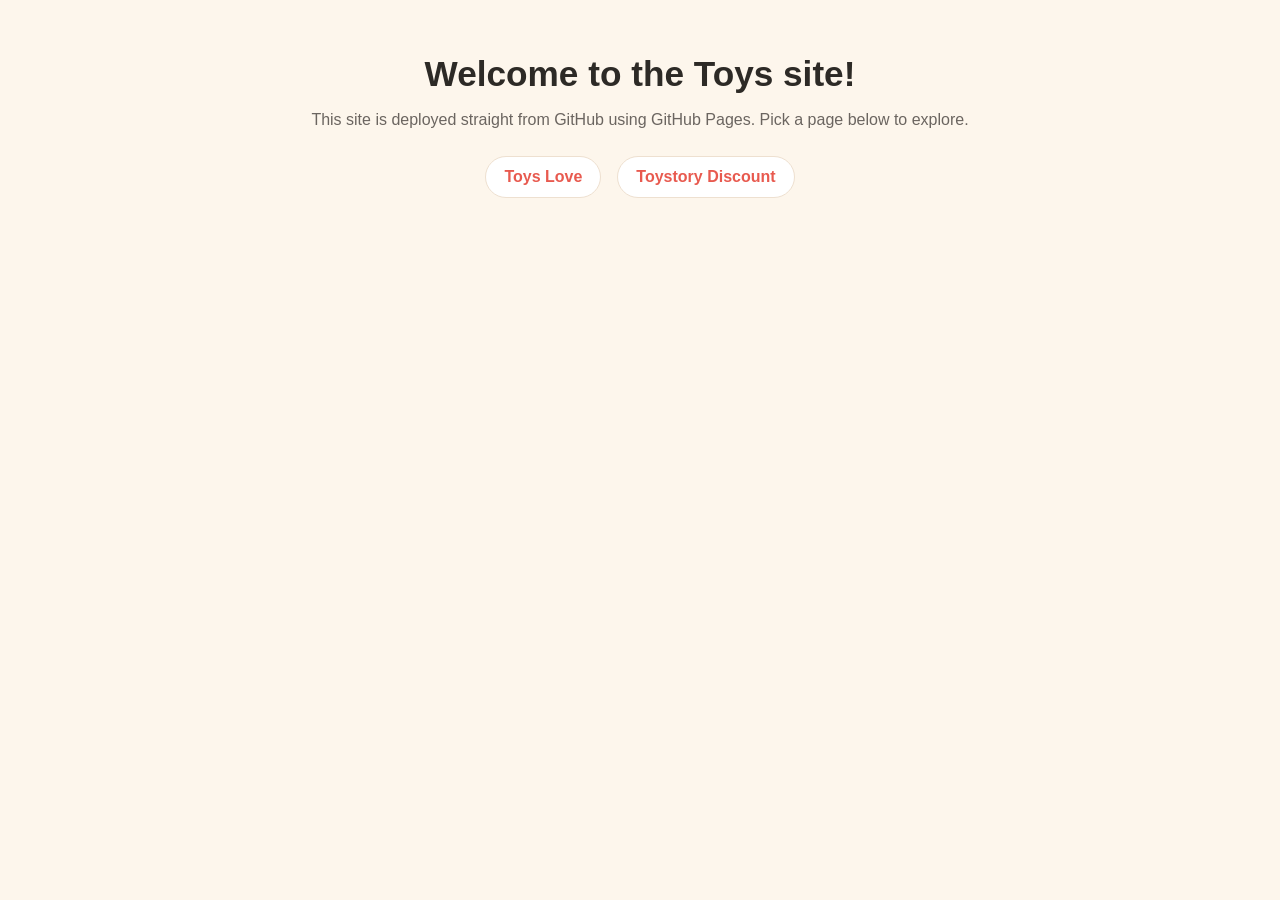
<file: index.html>
<!DOCTYPE html>
<html lang="en">
  <head>
    <meta charset="UTF-8">
    <meta name="viewport" content="width=device-width, initial-scale=1.0">
    <title>Toys — Home</title>
    <link href="style.css" rel="stylesheet" type="text/css" media="all">
  </head>
  <body>
    <h1>Welcome to the Toys site!</h1>
    <p>This site is deployed straight from GitHub using GitHub Pages. Pick a page below to explore.</p>

    <nav class="site-nav">
      <a href="toys-love.html">Toys Love</a>
      <a href="toystory-discount.html">Toystory Discount</a>
    </nav>
  </body>
</html>
</file>
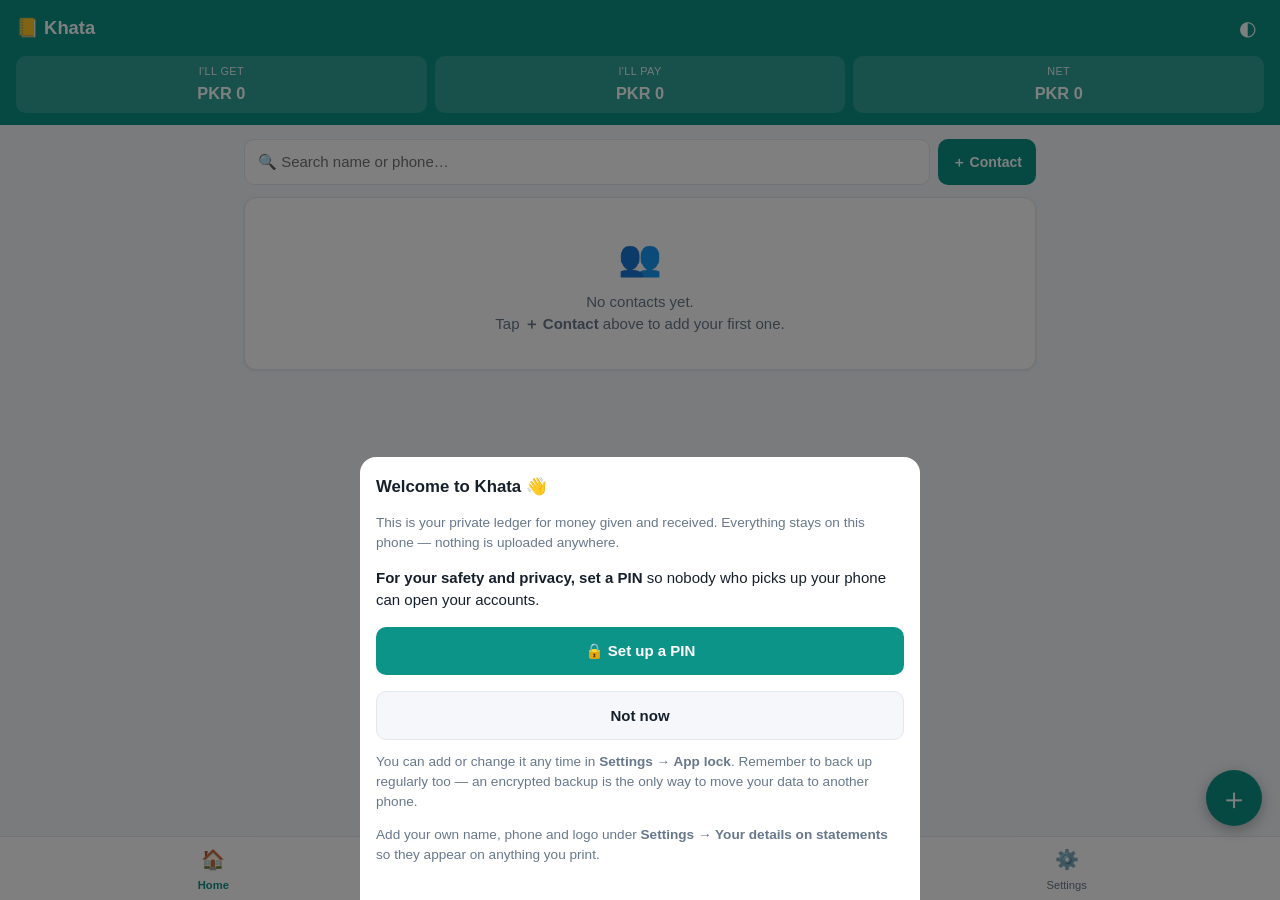
<file: khata/index.html>
<!DOCTYPE html>
<html lang="en">
<head>
<meta charset="UTF-8">
<meta name="viewport" content="width=device-width, initial-scale=1.0, viewport-fit=cover">
<meta name="theme-color" content="#0d9488">
<title>Khata — Ledger</title>
<link rel="manifest" href="manifest.json">
<link rel="icon" href="icon-192.png">
<link rel="apple-touch-icon" href="icon-192.png">
<style>
:root{
  --bg:#f5f7fa; --card:#fff; --text:#16202c; --muted:#68788c; --border:#e2e8f0;
  --accent:#0d9488; --accent-dk:#0b7c72;
  --get:#0d9488;   /* they owe me  */
  --pay:#e11d48;   /* I owe them   */
  --shadow:0 1px 3px rgba(0,0,0,.08);
}
[data-theme="dark"]{
  --bg:#0f1620; --card:#18212e; --text:#e8eef6; --muted:#8c9cb0; --border:#26323f;
  --accent:#2dd4bf; --accent-dk:#14b8a6; --get:#2dd4bf; --pay:#fb7185;
  --shadow:0 1px 3px rgba(0,0,0,.4);
}
*{box-sizing:border-box;-webkit-tap-highlight-color:transparent}
html,body{margin:0;padding:0}
body{
  font-family:-apple-system,BlinkMacSystemFont,"Segoe UI",Roboto,Helvetica,Arial,sans-serif;
  background:var(--bg); color:var(--text); line-height:1.45; font-size:15px;
  padding-bottom:78px;
}
button,input,select,textarea{font:inherit;color:inherit}
button{cursor:pointer;border:none;background:none}
.hide{display:none!important}

/* ---------- top bar ---------- */
header{
  position:sticky;top:0;z-index:20;background:var(--accent);color:#fff;
  padding:calc(env(safe-area-inset-top) + 12px) 16px 12px;
}
.hrow{display:flex;align-items:center;gap:10px}
.htitle{font-size:1.15rem;font-weight:700;flex:1;display:flex;align-items:center;gap:8px}
.iconbtn{color:#fff;font-size:1.25rem;padding:6px 8px;border-radius:8px;line-height:1}
.iconbtn:active{background:rgba(255,255,255,.18)}

/* summary */
.summary{display:flex;gap:8px;margin-top:12px}
.sbox{flex:1;background:rgba(255,255,255,.15);border-radius:10px;padding:8px 10px;text-align:center}
.sbox .lbl{font-size:.68rem;opacity:.9;text-transform:uppercase;letter-spacing:.4px}
.sbox .val{font-size:1.02rem;font-weight:700;margin-top:2px;word-break:break-all}

/* ---------- layout ---------- */
main{padding:14px 14px 0;max-width:820px;margin:0 auto}
.card{background:var(--card);border:1px solid var(--border);border-radius:12px;box-shadow:var(--shadow);margin-bottom:12px}
.pad{padding:14px}
h2{font-size:1rem;margin:0 0 10px}
.muted{color:var(--muted);font-size:.85rem}
.empty{text-align:center;color:var(--muted);padding:34px 16px}
.empty .big{font-size:2.2rem;display:block;margin-bottom:8px}

/* search */
.searchrow{display:flex;gap:8px;margin-bottom:12px}
.search{flex:1;min-width:0;padding:11px 13px;border:1px solid var(--border);border-radius:10px;
  background:var(--card)}
.addbtn{flex:0 0 auto;padding:11px 14px;border-radius:10px;background:var(--accent);
  color:#fff;font-weight:700;font-size:.88rem;white-space:nowrap}
.addbtn:active{background:var(--accent-dk)}

/* party row */
.prow{display:flex;align-items:center;gap:12px;padding:12px 14px;border-bottom:1px solid var(--border);width:100%;text-align:left}
.prow:last-child{border-bottom:none}
.avatar{width:40px;height:40px;border-radius:50%;background:var(--accent);color:#fff;
  display:grid;place-items:center;font-weight:700;flex:0 0 auto}
.pinfo{flex:1;min-width:0}
.pname{font-weight:600;white-space:nowrap;overflow:hidden;text-overflow:ellipsis}
.pamt{text-align:right;font-weight:700;white-space:nowrap}
.get{color:var(--get)} .pay{color:var(--pay)}
.tag{font-size:.66rem;font-weight:600;text-transform:uppercase;letter-spacing:.3px;display:block}

/* transaction row */
.trow{display:flex;gap:12px;padding:11px 14px;border-bottom:1px solid var(--border);align-items:flex-start}
.trow:last-child{border-bottom:none}
.tmain{flex:1;min-width:0}
.tcat{font-weight:600}
.tmeta{font-size:.78rem;color:var(--muted)}
.tamt{font-weight:700;white-space:nowrap;text-align:right}
.tbal{font-size:.74rem;color:var(--muted);font-weight:500}
.overdue{color:var(--pay);font-weight:600}

/* fab + nav */
.fab{position:fixed;right:18px;bottom:calc(env(safe-area-inset-bottom) + 74px);z-index:30;
  width:56px;height:56px;border-radius:50%;background:var(--accent);color:#fff;
  font-size:1.9rem;box-shadow:0 4px 14px rgba(0,0,0,.28);display:grid;place-items:center}
nav.tabs{position:fixed;left:0;right:0;bottom:0;z-index:25;display:flex;
  background:var(--card);border-top:1px solid var(--border);
  padding-bottom:env(safe-area-inset-bottom)}
nav.tabs button{flex:1;padding:9px 4px 7px;color:var(--muted);font-size:.7rem;
  display:flex;flex-direction:column;align-items:center;gap:3px}
nav.tabs button .ic{font-size:1.2rem}
nav.tabs button.on{color:var(--accent);font-weight:600}

/* modal */
.modal{position:fixed;inset:0;z-index:60;background:rgba(0,0,0,.5);
  display:flex;align-items:flex-end;justify-content:center}
.sheet{background:var(--card);width:100%;max-width:560px;border-radius:16px 16px 0 0;
  max-height:94vh;overflow-y:auto;padding:18px 16px calc(env(safe-area-inset-bottom) + 22px)}
.sheet h3{margin:0 0 14px;font-size:1.05rem}
label{display:block;font-size:.78rem;color:var(--muted);margin:11px 0 4px;font-weight:600}
input,select,textarea{width:100%;padding:11px 12px;border:1px solid var(--border);
  border-radius:10px;background:var(--bg)}
textarea{resize:vertical;min-height:60px}
.row2{display:flex;gap:10px}.row2>*{flex:1;min-width:0}
.btn{display:block;width:100%;padding:13px;border-radius:10px;background:var(--accent);
  color:#fff;font-weight:700;text-align:center;margin-top:16px}
.btn.sec{background:var(--bg);color:var(--text);border:1px solid var(--border);font-weight:600}
.btn.danger{background:var(--pay)}
.btnrow{display:flex;gap:10px}.btnrow>*{flex:1}

/* direction toggle */
.dirsel{display:flex;gap:10px;margin-top:6px}
.dirsel button{flex:1;padding:13px 8px;border-radius:10px;border:2px solid var(--border);
  font-weight:700;font-size:.9rem;background:var(--bg);color:var(--muted)}
.dirsel button.on[data-d="out"]{border-color:var(--get);background:var(--get);color:#fff}
.dirsel button.on[data-d="in"]{border-color:var(--pay);background:var(--pay);color:#fff}

.chips{display:flex;flex-wrap:wrap;gap:7px;margin-top:6px}
.chip{padding:7px 13px;border-radius:999px;border:1px solid var(--border);
  background:var(--bg);font-size:.82rem}
.chip.on{background:var(--accent);color:#fff;border-color:var(--accent);font-weight:600}

/* backup banner */
.banner{display:flex;align-items:center;gap:10px;justify-content:space-between;
  background:var(--card);border:1px solid var(--border);border-left:4px solid #f59e0b;
  border-radius:10px;padding:10px 12px;margin-bottom:12px;font-size:.86rem}
.banner .bactions{display:flex;gap:6px;flex:0 0 auto}
.banner button{padding:6px 12px;border-radius:8px;background:var(--accent);color:#fff;
  font-weight:600;font-size:.82rem}
.banner button#bkBannerX{background:transparent;color:var(--muted);font-size:1rem;padding:6px 8px}

.totrow{display:flex;justify-content:space-between;padding:7px 0;border-bottom:1px dashed var(--border)}
.totrow:last-child{border-bottom:none;font-weight:700;font-size:1.05rem;padding-top:11px}

/* ---------- lock screen ---------- */
body.locked>header,body.locked>main,body.locked>nav.tabs,body.locked>.fab{display:none!important}
#lock{position:fixed;inset:0;z-index:90;background:var(--bg);color:var(--text);
  display:none;flex-direction:column;align-items:center;justify-content:center;padding:24px}
body.locked #lock{display:flex}
#lock .lk-ico{font-size:2.6rem;margin-bottom:6px}
#lock h2{font-size:1.15rem;margin:0 0 4px}
#lock .lk-msg{color:var(--muted);font-size:.85rem;min-height:1.2em;text-align:center;margin-bottom:16px}
#lock .lk-msg.err{color:var(--pay);font-weight:600}
.dots{display:flex;gap:14px;margin-bottom:26px}
.dots i{width:14px;height:14px;border-radius:50%;border:2px solid var(--muted);display:block}
.dots i.on{background:var(--accent);border-color:var(--accent)}
.keypad{display:grid;grid-template-columns:repeat(3,72px);gap:16px}
.keypad button{width:72px;height:72px;aspect-ratio:1;border-radius:50%;
  background:var(--card);border:1px solid var(--border);
  font-size:1.5rem;font-weight:600;display:grid;place-items:center}
.keypad button:active{background:var(--accent);color:#fff}
.keypad button.wide{font-size:.9rem;font-weight:600;background:transparent;border:none;
  border-radius:12px;color:var(--muted)}

/* ---------- print / PDF ---------- */
#printArea{display:none}
@media print{
  body{background:#fff;color:#000;padding:0;font-size:12px}
  header,nav.tabs,.fab,main,.modal{display:none!important}
  #printArea{display:block!important;padding:0}
  .pr-head{text-align:center;border-bottom:2px solid #000;padding-bottom:10px;margin-bottom:14px}
  .pr-head h1{margin:0 0 4px;font-size:19px}
  .pr-sub{font-size:11px;color:#333}
  .pr-brand{font-size:15px;font-weight:bold;letter-spacing:.5px;margin-bottom:2px}
  .pr-logo{max-height:46px;max-width:180px;object-fit:contain;margin-bottom:6px}
  .pr-contact{font-size:9.5px;color:#444;margin-bottom:2px;white-space:pre-line}
  .pr-for{font-size:9px;color:#444;border:0;padding-top:2px;width:100%;text-align:center}
  .pr-foot{margin-top:26px;padding-top:8px;border-top:1px solid #bbb;
    text-align:center;font-size:9px;color:#555}
  .pr-meta{display:flex;justify-content:space-between;font-size:11px;margin-bottom:10px}
  table{width:100%;border-collapse:collapse;font-size:11px;table-layout:fixed}
  th,td{border:1px solid #999;padding:5px 6px;text-align:left;
        overflow-wrap:break-word;vertical-align:top}
  th{background:#eee}
  td.num,th.num{text-align:right;white-space:nowrap}
  td.dt{white-space:nowrap}
  td.dt .tm{display:block;color:#555;font-size:9px}
  /* fixed widths keep dates and amounts on one line */
  .no-party th:nth-child(1){width:17%}
  .no-party th:nth-child(2){width:14%}
  .no-party th:nth-child(3){width:23%}
  .has-party th:nth-child(1){width:15%}
  .has-party th:nth-child(2){width:18%}
  .has-party th:nth-child(3){width:12%}
  .has-party th:nth-child(4){width:19%}
  tbody tr{page-break-inside:avoid}
  thead{display:table-header-group}
  tfoot td{font-weight:bold;background:#f3f3f3}
  .pr-sign{margin-top:40px;display:flex;justify-content:space-between;font-size:11px}
  .pr-sign > div{border-top:1px solid #000;padding-top:5px;width:38%;text-align:center}
  @page{margin:14mm}
}
</style>
</head>
<body>

<header>
  <div class="hrow">
    <button class="iconbtn hide" id="backBtn" aria-label="Back">&larr;</button>
    <div class="htitle" id="pageTitle">📒 Khata</div>
    <button class="iconbtn" id="themeBtn" aria-label="Toggle theme">◐</button>
  </div>
  <div class="summary" id="summary"></div>
</header>

<main>
  <!-- HOME -->
  <section id="v-home">
    <div class="banner hide" id="bkBanner">
      <span>🛡️ <b id="bkBannerTxt"></b></span>
      <span class="bactions">
        <button id="bkBannerGo">Back up</button>
        <button id="bkBannerX" aria-label="Dismiss">✕</button>
      </span>
    </div>
    <div class="searchrow">
      <input class="search" id="pSearch" placeholder="🔍 Search name or phone…">
      <button class="addbtn" id="addParty">＋ Contact</button>
    </div>
    <div class="card" id="partyList"></div>
  </section>

  <!-- PARTY DETAIL -->
  <section id="v-party" class="hide">
    <div class="card pad" id="partyHead"></div>
    <div class="btnrow" style="margin-bottom:10px">
      <button class="btn sec" id="pPrint" style="margin-top:0">🖨️ Print / PDF</button>
      <button class="btn sec" id="pEdit" style="margin-top:0">✏️ Edit</button>
    </div>
    <div class="btnrow" style="margin-bottom:12px">
      <button class="btn sec" id="pWa" style="margin-top:0">💬 Send on WhatsApp</button>
      <button class="btn sec" id="pShare" style="margin-top:0">📤 Share / copy</button>
    </div>
    <div class="card" id="partyTxns"></div>
  </section>

  <!-- REPORTS -->
  <section id="v-rep" class="hide">
    <div class="card pad">
      <h2>Filter</h2>
      <div class="row2">
        <div><label>From</label><input type="date" id="fFrom"></div>
        <div><label>To</label><input type="date" id="fTo"></div>
      </div>
      <label>Quick range</label>
      <div class="chips" id="fQuick">
        <button class="chip" data-q="today">Today</button>
        <button class="chip" data-q="week">7 days</button>
        <button class="chip" data-q="month">This month</button>
        <button class="chip" data-q="year">This year</button>
        <button class="chip" data-q="all">All</button>
      </div>
      <label>Direction</label>
      <div class="chips" id="fDir">
        <button class="chip on" data-v="">Both</button>
        <button class="chip" data-v="out">I gave</button>
        <button class="chip" data-v="in">I got</button>
      </div>
      <label>Category</label>
      <div class="chips" id="fCat"></div>
      <label>Party</label>
      <select id="fParty"><option value="">All parties</option></select>
      <button class="btn" id="runRep">Show results</button>
    </div>
    <div class="card pad hide" id="repTotals"></div>
    <div class="btnrow hide" id="repActions" style="margin-bottom:12px">
      <button class="btn sec" id="rPrint" style="margin-top:0">🖨️ Print / PDF</button>
      <button class="btn sec" id="rCsv" style="margin-top:0">⬇️ CSV</button>
    </div>
    <div class="card" id="repList"></div>
  </section>

  <!-- SETTINGS -->
  <section id="v-set" class="hide">
    <div class="card pad">
      <h2>Backup &amp; restore</h2>
      <p class="muted" id="lastBk"></p>
      <button class="btn" id="bkNow">🔐 Backup now (encrypted)</button>
      <button class="btn sec" id="bkRestore">⬆️ Restore from backup file</button>
      <input type="file" id="bkFile" accept=".json,application/json" class="hide">
      <p class="muted" style="margin-top:12px">Backups only happen when you tap
      the button — nothing is ever saved automatically. The file is locked with
      <b>AES-256</b> using a password you choose, so it is safe to keep in Google
      Drive or email. Restore it on any phone with the same password.</p>
      <p class="muted"><b>⚠️ Lose the password and the backup is gone for good</b> —
      there is no recovery, by design.</p>
    </div>
    <div class="card pad">
      <h2>Preferences</h2>
      <label>Currency symbol</label>
      <input id="setCur" maxlength="6" placeholder="PKR">
      <label>Remind me to back up</label>
      <select id="setRemind">
        <option value="1">Every day</option>
        <option value="7">Every week</option>
        <option value="0">Never</option>
      </select>
      <label>Country code (for WhatsApp)</label>
      <input id="setCC" inputmode="numeric" maxlength="4" placeholder="92">
      <p class="muted">Local numbers like 0300-1234567 are sent as
        +<span id="ccEg">92</span>3001234567.</p>
      <button class="btn" id="setSave">Save preferences</button>
    </div>
    <div class="card pad">
      <h2>Your details on statements</h2>
      <p class="muted">Whatever you put here prints at the top of every
      statement and report you give someone. All optional.</p>
      <label>Your name or business name</label>
      <input id="setBrand" maxlength="60" placeholder="e.g. Ahmed Traders">
      <label>Phone</label>
      <input id="setPhone" type="tel" maxlength="40" placeholder="e.g. 0300-1234567">
      <label>Email</label>
      <input id="setEmail" type="email" maxlength="60" placeholder="e.g. you@example.com">
      <label>Signature name (optional)</label>
      <input id="setSigner" maxlength="60" placeholder="the name under the signature line">

      <label>Logo</label>
      <div class="btnrow">
        <button class="btn sec" id="logoPick" style="margin-top:0">🖼️ Choose logo</button>
        <button class="btn sec" id="logoDrop" style="margin-top:0">Remove</button>
      </div>
      <input type="file" id="logoFile" accept="image/*" class="hide">
      <div id="logoPrev" style="margin-top:10px"></div>

      <p class="muted">Anything left blank is simply left off the statement.</p>
      <button class="btn" id="brandSave">Save</button>
    </div>
    <div class="card pad" id="aboutCard">
      <h2>About</h2>
      <p class="muted" id="aboutLine"></p>
    </div>
    <div class="card pad">
      <h2>App lock</h2>
      <p class="muted" id="pinState"></p>
      <button class="btn" id="pinBtn"></button>
      <button class="btn sec hide" id="pinOff">Turn off PIN</button>
      <p class="muted" style="margin-top:12px">⚠️ A PIN hides the app behind a
      lock screen. It does <b>not</b> encrypt the data — someone with your
      unlocked phone and technical know-how could still reach it. Use your
      phone's own screen lock as the real protection.</p>
    </div>
    <div class="card pad">
      <h2>Data</h2>
      <p class="muted" id="statLine"></p>
      <button class="btn sec" id="exCsv">⬇️ Export all as CSV</button>
      <button class="btn danger" id="wipe">🗑️ Erase all data</button>
    </div>
  </section>
</main>

<button class="fab" id="fab" aria-label="Add">＋</button>

<nav class="tabs">
  <button data-t="home" class="on"><span class="ic">🏠</span>Home</button>
  <button data-t="rep"><span class="ic">🔍</span>Reports</button>
  <button data-t="set"><span class="ic">⚙️</span>Settings</button>
</nav>

<div id="lock">
  <div class="lk-ico">🔒</div>
  <h2 id="lkTitle">Enter your PIN</h2>
  <div class="lk-msg" id="lkMsg"></div>
  <div class="dots" id="lkDots"><i></i><i></i><i></i><i></i></div>
  <div class="keypad" id="lkPad">
    <button data-k="1">1</button><button data-k="2">2</button><button data-k="3">3</button>
    <button data-k="4">4</button><button data-k="5">5</button><button data-k="6">6</button>
    <button data-k="7">7</button><button data-k="8">8</button><button data-k="9">9</button>
    <button class="wide" data-k="forgot">Forgot?</button>
    <button data-k="0">0</button>
    <button class="wide" data-k="del">⌫</button>
  </div>
</div>

<div id="modalHost"></div>
<div id="printArea"></div>

<script>
"use strict";
/* ====================== storage ====================== */
/* Who owns the software. Fixed — not a user setting. Separate from the
   letterhead below, which belongs to whoever is using the app. */
const APP_NAME  = "Khata";
const APP_OWNER = "MindMeld Nexus";
const APP_VER   = "1.0";

const KEY = "khata_v1";
const CATS = ["Loan","Repayment","Deposit","Receipt","Advance","Expense","Other"];
const blank = () => ({version:1,
  settings:{currency:"PKR",theme:"auto",remindDays:1,lastBackup:null,
            cc:"92", pinHash:null, pinSalt:null,
            brand:"", phone:"", email:"", signatory:"", logo:null},
  parties:[], txns:[]});

/* If stored data can't be parsed we must NEVER overwrite it with an empty
   ledger — it may still be recoverable by hand. Park it under a rescue key,
   tell the user, and refuse to auto-save until they act. */
/* Storage lives in IndexedDB, which the browser gives hundreds of megabytes,
   rather than localStorage's ~5 MB. localStorage remains a fallback for
   browsers where IndexedDB is unavailable (private mode on some phones), and
   any data written by an older version is migrated across on first run. */
const IDB_NAME = "khata", IDB_STORE = "kv", IDB_KEY = "db";
let storageOK = true, storageMode = "idb";
let db = blank();

function idbOpen(){
  return new Promise((res, rej)=>{
    const r = indexedDB.open(IDB_NAME, 1);
    r.onupgradeneeded = ()=>{
      if(!r.result.objectStoreNames.contains(IDB_STORE)) r.result.createObjectStore(IDB_STORE);
    };
    r.onsuccess = ()=> res(r.result);
    r.onerror   = ()=> rej(r.error);
  });
}
function idbReq(mode, fn){
  return idbOpen().then(conn => new Promise((res, rej)=>{
    const tx = conn.transaction(IDB_STORE, mode);
    const rq = fn(tx.objectStore(IDB_STORE));
    rq.onsuccess = ()=> res(rq.result);
    rq.onerror   = ()=> rej(rq.error);
    tx.oncomplete = ()=> conn.close();
  }));
}
const idbGet = ()   => idbReq("readonly",  st => st.get(IDB_KEY));
const idbPut = val  => idbReq("readwrite", st => st.put(val, IDB_KEY));

function shapeOK(d){ return d && Array.isArray(d.parties) && Array.isArray(d.txns); }
function hydrate(d){
  return Object.assign(blank(), d, {settings:Object.assign(blank().settings, d.settings||{})});
}
function damaged(raw){
  storageOK = false;
  try{
    const rescue = KEY+"_damaged_"+Date.now();
    if(raw) localStorage.setItem(rescue, typeof raw==="string"? raw : JSON.stringify(raw));
    setTimeout(()=>alert(
      "Your saved data could not be read, so the app opened empty.\n\n"+
      "The old data has NOT been deleted — it is kept under \""+rescue+"\".\n"+
      "Restore your latest backup file from Settings, or ask for help recovering it.\n\n"+
      "Nothing will be saved over it until you restore or erase."),400);
  }catch(_){}
  return blank();
}

async function loadDB(){
  // 1. IndexedDB, the normal path
  try{
    const v = await idbGet();
    if(v !== undefined && v !== null){
      if(!shapeOK(v)) return damaged(v);
      return hydrate(v);
    }
  }catch(e){
    console.warn("IndexedDB unavailable, falling back to localStorage", e);
    storageMode = "ls";
  }
  // 2. Nothing in IndexedDB — carry across anything an older version saved
  let raw = null;
  try{ raw = localStorage.getItem(KEY); }catch(_){}
  if(!raw) return blank();
  let parsed;
  try{ parsed = JSON.parse(raw); }catch(e){ return damaged(raw); }
  if(!shapeOK(parsed)) return damaged(raw);
  const migrated = hydrate(parsed);
  if(storageMode === "idb"){
    try{
      await idbPut(migrated);          // only drop the old copy once the new one is safe
      try{ localStorage.removeItem(KEY); }catch(_){}
      console.info("migrated ledger from localStorage to IndexedDB");
    }catch(e){ storageMode = "ls"; }
  }
  return migrated;
}

let saveTimer=null;
function writeNow(){
  if(!storageOK) return false;          // refuse to clobber damaged data
  if(storageMode === "idb"){
    idbPut(db).catch(e=>{
      console.error("IndexedDB write failed", e);
      storageMode = "ls";               // one retry through the fallback
      writeNow();
    });
    return true;
  }
  try{ localStorage.setItem(KEY, JSON.stringify(db)); return true; }
  catch(e){
    alert("Could not save — device storage may be full.\n\n"+
          "Free some space, then use Settings → Backup now.");
    return false;
  }
}
function save(){
  clearTimeout(saveTimer);
  saveTimer = setTimeout(writeNow, 80);
}
const uid = () => Date.now().toString(36)+Math.random().toString(36).slice(2,7);

/* ====================== helpers ====================== */
const $  = s => document.querySelector(s);
const esc = s => String(s??"").replace(/[&<>"']/g, c =>
  ({"&":"&amp;","<":"&lt;",">":"&gt;",'"':"&quot;","'":"&#39;"}[c]));
const cur = () => db.settings.currency || "PKR";
function money(n){
  const v = Math.abs(Number(n)||0);
  return cur()+" "+v.toLocaleString(undefined,{minimumFractionDigits:0,maximumFractionDigits:2});
}
function fmtDate(iso){
  const d=new Date(iso); if(isNaN(d)) return "";
  return d.toLocaleDateString(undefined,{day:"2-digit",month:"short",year:"numeric"});
}
function fmtDT(iso){
  const d=new Date(iso); if(isNaN(d)) return "";
  return d.toLocaleString(undefined,{day:"2-digit",month:"short",year:"numeric",
    hour:"2-digit",minute:"2-digit"});
}
const live  = () => db.txns.filter(t=>!t.deletedAt);
const ofParty = id => live().filter(t=>t.partyId===id)
  .sort((a,b)=> new Date(a.date)-new Date(b.date));
/* balance > 0  => they owe me (I'll get) */
const balOf = id => ofParty(id).reduce((s,t)=> s + (t.dir==="out"? +t.amount : -t.amount), 0);
const party = id => db.parties.find(p=>p.id===id);
const pname = id => (party(id)||{}).name || "(deleted)";

/* ====================== app lock ======================
   The PIN is never stored — only a salted SHA-256 of it. This is a screen
   lock (keeps casual eyes out), NOT encryption: the ledger itself still sits
   in normal browser storage. Settings says so plainly. */
const hasPin = () => !!(db.settings.pinHash && db.settings.pinSalt);
async function pinHash(pin, salt){
  if(!(window.crypto && crypto.subtle)) return "plain:"+salt+":"+pin; // insecure ctx
  const buf = await crypto.subtle.digest("SHA-256",
    new TextEncoder().encode(salt+"|"+pin));
  return [...new Uint8Array(buf)].map(b=>b.toString(16).padStart(2,"0")).join("");
}
function newSalt(){
  const a = new Uint8Array(16);
  (window.crypto&&crypto.getRandomValues) ? crypto.getRandomValues(a)
    : a.forEach((_,i)=>a[i]=Math.floor(Math.random()*256));
  return [...a].map(b=>b.toString(16).padStart(2,"0")).join("");
}

let lockMode="verify", lkBuf="", lkNewPin="", lkTries=0, unlockedAt=0;
let lockUntil=0, cdTimer=null;
/* while cooling down, the keypad is disabled and shows the remaining time */
function countdown(){
  clearTimeout(cdTimer);
  const left = Math.ceil((lockUntil - Date.now())/1000);
  const pad = $("#lkPad");
  if(left > 0){
    pad.style.opacity = ".35"; pad.style.pointerEvents = "none";
    lkSay(`Too many wrong attempts. Wait ${left}s.`, true);
    cdTimer = setTimeout(countdown, 500);
  }else{
    pad.style.opacity = ""; pad.style.pointerEvents = "";
    lkSay("You can try again now.", false);
  }
}
function setLocked(on){
  document.body.classList.toggle("locked", on);
  if(on){ lkBuf=""; drawDots(); } else { unlockedAt = Date.now(); }
}
function drawDots(){
  const need = lockMode==="verify"? 4 : 4;
  $("#lkDots").innerHTML = Array.from({length:need},(_,i)=>
    `<i class="${i<lkBuf.length?"on":""}"></i>`).join("");
}
function lkSay(msg, err){
  const el=$("#lkMsg"); el.textContent=msg||""; el.classList.toggle("err",!!err);
}
function startLock(mode){
  lockMode=mode; lkBuf=""; lkNewPin="";
  $("#lkTitle").textContent = mode==="verify" ? "Enter your PIN"
    : mode==="set" ? "Choose a 4-digit PIN" : "Confirm your PIN";
  $("#lkPad").querySelector('[data-k="forgot"]').style.visibility =
    mode==="verify" ? "visible" : "hidden";
  lkSay(mode==="verify"? "" : "You'll need this each time you open the app.");
  setLocked(true);
}
async function lkSubmit(){
  const pin = lkBuf;
  if(lockMode==="set"){
    lkNewPin = pin; lockMode="confirm";
    $("#lkTitle").textContent="Confirm your PIN"; lkSay("Type it once more.");
    lkBuf=""; drawDots(); return;
  }
  if(lockMode==="confirm"){
    if(pin !== lkNewPin){
      lockMode="set"; lkNewPin=""; lkBuf=""; drawDots();
      $("#lkTitle").textContent="Choose a 4-digit PIN";
      lkSay("Those didn't match — start again.", true); return;
    }
    const salt=newSalt();
    db.settings.pinSalt=salt; db.settings.pinHash=await pinHash(pin,salt);
    save(); setLocked(false); renderSettings();
    alert("PIN set. You'll be asked for it when you open the app.\n\n"+
          "If you forget it, the only way back in is to erase the app and "+
          "restore your backup file — so keep a backup.");
    return;
  }
  // verify
  const h = await pinHash(pin, db.settings.pinSalt);
  if(h === db.settings.pinHash){
    lkTries=0; db.settings.pinFails=0; save();
    setLocked(false); render(); return;
  }
  /* Throttle guessing: a 4-digit PIN is only 10,000 combinations, so make
     repeated attempts progressively expensive. */
  lkTries++; lkBuf=""; drawDots();
  db.settings.pinFails = (db.settings.pinFails||0) + 1; save();
  if(db.settings.pinFails >= 5){
    const wait = Math.min(300, 5 * Math.pow(2, db.settings.pinFails - 5)); // 5s,10s,20s… max 5min
    lockUntil = Date.now() + wait*1000;
    return countdown();
  }
  lkSay(lkTries>=3 ? "Still wrong. Tap “Forgot?” if you're stuck."
                   : "Wrong PIN, try again.", true);
}
$("#lkPad").addEventListener("click", async e=>{
  const b=e.target.closest("button"); if(!b) return;
  if(Date.now() < lockUntil) return;          // cooling down after wrong guesses
  const k=b.dataset.k;
  if(k==="del"){ lkBuf=lkBuf.slice(0,-1); drawDots(); return; }
  if(k==="forgot"){
    alert("A forgotten PIN cannot be recovered — the PIN itself is not stored, "+
          "only a scrambled check value.\n\nTo get back in: reinstall or clear "+
          "the app's site data, then restore your latest backup file.");
    return;
  }
  if(lkBuf.length>=4) return;
  lkBuf += k; drawDots();
  if(lkBuf.length===4) setTimeout(lkSubmit,90);
});
// Re-lock after the app has sat in the background for over a minute.
let hiddenAt = 0;
document.addEventListener("visibilitychange", ()=>{
  if(document.hidden){ hiddenAt = Date.now(); return; }
  if(!hasPin() || document.body.classList.contains("locked")) return;
  if(hiddenAt && Date.now()-hiddenAt > 60000) startLock("verify");
  hiddenAt = 0;
});

/* ====================== theme ====================== */
function applyTheme(){
  const t = db.settings.theme;
  const dark = t==="dark" || (t==="auto" &&
    matchMedia("(prefers-color-scheme: dark)").matches);
  document.documentElement.setAttribute("data-theme", dark?"dark":"light");
  const m=$('meta[name=theme-color]'); if(m) m.content = dark?"#18212e":"#0d9488";
}
$("#themeBtn").onclick = ()=>{
  const order=["auto","light","dark"];
  db.settings.theme = order[(order.indexOf(db.settings.theme)+1)%3];
  save(); applyTheme();
};
matchMedia("(prefers-color-scheme: dark)").addEventListener("change",applyTheme);

/* ====================== navigation ====================== */
let view="home", curParty=null;
function go(v, id){
  view=v; curParty=id||null;
  ["home","party","rep","set"].forEach(x=> $("#v-"+x).classList.toggle("hide", x!==v));
  document.querySelectorAll("nav.tabs button")
    .forEach(b=> b.classList.toggle("on", b.dataset.t===v));
  $("#backBtn").classList.toggle("hide", v!=="party");
  $("#fab").classList.toggle("hide", v==="rep"||v==="set");
  $("#pageTitle").textContent =
    v==="party" ? pname(id) : v==="rep" ? "🔍 Reports" : v==="set" ? "⚙️ Settings" : "📒 Khata";
  window.scrollTo(0,0);
  render();
}
document.querySelectorAll("nav.tabs button").forEach(b=> b.onclick=()=>go(b.dataset.t));
$("#backBtn").onclick = ()=>go("home");

/* ====================== render ====================== */
function render(){
  renderSummary();
  if(view==="home")  renderHome();
  if(view==="party") renderParty();
  if(view==="set")   renderSettings();
  backupReminder();
}
function renderSummary(){
  let get=0,pay=0;
  db.parties.forEach(p=>{ const b=balOf(p.id); if(b>0) get+=b; else pay+=-b; });
  $("#summary").innerHTML =
    `<div class="sbox"><div class="lbl">I'll get</div><div class="val">${esc(money(get))}</div></div>
     <div class="sbox"><div class="lbl">I'll pay</div><div class="val">${esc(money(pay))}</div></div>
     <div class="sbox"><div class="lbl">Net</div><div class="val">${esc(money(get-pay))}</div></div>`;
}
function renderHome(){
  const q = $("#pSearch").value.trim().toLowerCase();
  let list = db.parties.slice();
  if(q) list = list.filter(p=>
    p.name.toLowerCase().includes(q) || (p.phone||"").toLowerCase().includes(q));
  list.sort((a,b)=> Math.abs(balOf(b.id))-Math.abs(balOf(a.id)) || a.name.localeCompare(b.name));

  if(!list.length){
    $("#partyList").innerHTML = `<div class="empty"><span class="big">👥</span>
      ${db.parties.length? "No match for that search." :
        "No contacts yet.<br>Tap <b>＋ Contact</b> above to add your first one."}</div>`;
    return;
  }
  $("#partyList").innerHTML = list.map(p=>{
    const b=balOf(p.id), n=ofParty(p.id).length;
    const cls = b>0?"get":b<0?"pay":"muted";
    const tag = b>0?"you'll get":b<0?"you'll pay":"settled";
    return `<button class="prow" data-id="${esc(p.id)}">
      <div class="avatar">${esc((p.name||"?").trim().charAt(0).toUpperCase())}</div>
      <div class="pinfo">
        <div class="pname">${esc(p.name)}</div>
        <div class="muted">${n} entr${n===1?"y":"ies"}${p.phone? " · "+esc(p.phone):""}</div>
      </div>
      <div class="pamt ${cls}">${esc(money(b))}<span class="tag">${tag}</span></div>
    </button>`;
  }).join("");
  $("#partyList").querySelectorAll(".prow")
    .forEach(el=> el.onclick=()=>go("party", el.dataset.id));
}
$("#pSearch").oninput = renderHome;

function renderParty(){
  const p = party(curParty); if(!p) return go("home");
  const b = balOf(p.id), rows = ofParty(p.id);
  const out = rows.filter(t=>t.dir==="out").reduce((s,t)=>s+ +t.amount,0);
  const inn = rows.filter(t=>t.dir==="in").reduce((s,t)=>s+ +t.amount,0);
  $("#partyHead").innerHTML =
    `<div style="display:flex;gap:12px;align-items:center">
       <div class="avatar" style="width:48px;height:48px;font-size:1.2rem">
         ${esc((p.name||"?").trim().charAt(0).toUpperCase())}</div>
       <div style="flex:1;min-width:0">
         <div style="font-weight:700;font-size:1.05rem">${esc(p.name)}</div>
         <div class="muted">${p.phone? esc(p.phone) : "no phone"}</div>
       </div>
     </div>
     ${p.note? `<p class="muted" style="margin:10px 0 0">${esc(p.note)}</p>`:""}
     <div style="margin-top:12px">
       <div class="totrow"><span>I gave (out)</span><b>${esc(money(out))}</b></div>
       <div class="totrow"><span>I got (in)</span><b>${esc(money(inn))}</b></div>
       <div class="totrow"><span>${b>0?"They owe me":b<0?"I owe them":"Settled"}</span>
         <b class="${b>0?"get":b<0?"pay":""}">${esc(money(b))}</b></div>
     </div>`;

  if(!rows.length){
    $("#partyTxns").innerHTML =
      `<div class="empty"><span class="big">🧾</span>No entries yet.<br>Tap ＋ to add one.</div>`;
    return;
  }
  let run=0;
  const html = rows.map(t=>{
    run += t.dir==="out"? +t.amount : -t.amount;
    const od = t.dueDate && !t.settled && new Date(t.dueDate) < new Date();
    return {d:t.date, html:`<div class="trow" data-id="${esc(t.id)}">
      <div class="tmain">
        <div class="tcat">${esc(t.cat)}${t.dir==="out"?" · gave":" · got"}</div>
        <div class="tmeta">${esc(fmtDT(t.date))}${t.note? " · "+esc(t.note):""}</div>
        ${t.dueDate? `<div class="tmeta ${od?"overdue":""}">
           ${od?"⚠️ overdue":"due"} ${esc(fmtDate(t.dueDate))}</div>`:""}
      </div>
      <div class="tamt ${t.dir==="out"?"get":"pay"}">
        ${t.dir==="out"?"+":"−"}${esc(money(t.amount))}
        <div class="tbal">bal ${esc(money(run))}</div>
      </div></div>`};
  }).reverse().map(x=>x.html).join("");
  $("#partyTxns").innerHTML = html;
  $("#partyTxns").querySelectorAll(".trow")
    .forEach(el=> el.onclick=()=> txnSheet(el.dataset.id));
}
$("#pEdit").onclick  = ()=> partySheet(curParty);
$("#pPrint").onclick = ()=> printStatement(curParty);

/* ---------- share a statement ---------- */
/* 0300-1234567 + cc 92  ->  923001234567 */
function waNumber(phone){
  let d = String(phone||"").replace(/\D/g,"");
  const cc = String(db.settings.cc||"").replace(/\D/g,"");
  if(!d) return "";
  if(d.startsWith("00")) return d.slice(2);
  if(d.startsWith("0"))  return cc + d.slice(1);
  if(cc && d.length <= 10 && !d.startsWith(cc)) return cc + d;
  return d;
}
function statementText(id){
  const p=party(id); if(!p) return "";
  const rows=ofParty(id), b=balOf(id);
  const head = `*${p.name}* — account summary\n` +
    `As on ${fmtDate(new Date().toISOString())}\n\n` +
    (b>0 ? `You have to pay: *${money(b)}*`
     : b<0? `I have to pay you: *${money(b)}*`
          : `Account is settled ✅`) + `\n`;
  const show = rows.slice(-12).reverse();
  const lines = show.map(t=>
    `${fmtDate(t.date)} · ${t.cat} · ${t.dir==="out"?"given":"received"} ${money(t.amount)}` +
    (t.note? ` (${t.note})`:"")).join("\n");
  const more = rows.length>show.length ? `\n…and ${rows.length-show.length} earlier entries.` : "";
  return head + (lines? `\nRecent entries:\n${lines}${more}\n` : "") +
    `\n_Sent from my Khata ledger_`;
}
$("#pWa").onclick = ()=>{
  const p=party(curParty); if(!p) return;
  const num = waNumber(p.phone);
  const txt = encodeURIComponent(statementText(curParty));
  if(!num){
    if(!confirm(`${p.name} has no phone number saved.\n\nOpen WhatsApp and pick the contact yourself?`)) return;
    window.open(`https://wa.me/?text=${txt}`,"_blank","noopener");
    return;
  }
  window.open(`https://wa.me/${num}?text=${txt}`,"_blank","noopener");
};
$("#pShare").onclick = async ()=>{
  const txt = statementText(curParty);
  if(navigator.share){
    try{ await navigator.share({title:pname(curParty)+" — statement", text:txt}); return; }
    catch(e){ if(e && e.name==="AbortError") return; }
  }
  try{ await navigator.clipboard.writeText(txt); alert("Statement copied — paste it anywhere."); }
  catch(e){ prompt("Copy the statement below:", txt); }
};

/* ====================== modals ====================== */
function openSheet(html){
  const host=$("#modalHost");
  host.innerHTML = `<div class="modal"><div class="sheet">${html}</div></div>`;
  const m=host.querySelector(".modal");
  m.onclick = e=>{ if(e.target===m) closeSheet(); };
  return host;
}
const closeSheet = ()=> $("#modalHost").innerHTML="";

function partySheet(id, onSaved){
  const p = id? party(id) : null;
  openSheet(`<h3>${p?"Edit contact":"New contact"}</h3>
    <label>Name *</label><input id="npName" value="${esc(p?p.name:"")}" placeholder="e.g. Ahmed Traders">
    <label>Phone</label><input id="npPhone" type="tel" value="${esc(p?p.phone||"":"")}">
    <label>Note</label><textarea id="npNote" placeholder="address, terms…">${esc(p?p.note||"":"")}</textarea>
    <button class="btn" id="npSave">${p?"Save changes":"Add contact"}</button>
    ${p?`<button class="btn danger" id="npDel">Delete contact</button>`:""}
    <button class="btn sec" id="npCancel">Cancel</button>`);
  $("#npName").focus();
  $("#npCancel").onclick = closeSheet;
  $("#npSave").onclick = ()=>{
    const name=$("#npName").value.trim();
    if(!name) return alert("Please enter a name.");
    let newId = null;
    if(p){ Object.assign(p,{name,phone:$("#npPhone").value.trim(),note:$("#npNote").value.trim()}); }
    else {
      newId = uid();
      db.parties.push({id:newId,name,phone:$("#npPhone").value.trim(),
             note:$("#npNote").value.trim(),createdAt:new Date().toISOString()});
    }
    save(); closeSheet(); refreshPartyOptions(); render();
    if(view==="party") $("#pageTitle").textContent = pname(curParty);
    if(onSaved) onSaved(newId);
  };
  if(p) $("#npDel").onclick = ()=>{
    const n = ofParty(p.id).length;
    if(!confirm(`Delete "${p.name}"${n?` and its ${n} entr${n===1?"y":"ies"}`:""}? This cannot be undone.`)) return;
    db.txns.forEach(t=>{ if(t.partyId===p.id) t.deletedAt=new Date().toISOString(); });
    db.parties = db.parties.filter(x=>x.id!==p.id);
    save(); closeSheet(); go("home");
  };
}

function txnSheet(id, preferParty, draft){
  const t = id? db.txns.find(x=>x.id===id) : null;
  if(!db.parties.length){
    alert("Add a contact first, then record entries against them.");
    return partySheet(null, nid=> nid && txnSheet(null, nid, draft));
  }
  const d0  = t || draft || {};              // values to prefill from
  const sel = t? t.partyId : (preferParty || (view==="party"? curParty : null));
  const dir = d0.dir || "out";
  const dt  = d0.date? new Date(d0.date) : new Date();
  const localDT = new Date(dt.getTime()-dt.getTimezoneOffset()*60000).toISOString().slice(0,16);
  openSheet(`<h3>${t?"Edit entry":"New entry"}</h3>
    <label>Type *</label>
    <div class="dirsel" id="tDir">
      <button data-d="out" class="${dir==="out"?"on":""}">💸 I GAVE</button>
      <button data-d="in"  class="${dir==="in" ?"on":""}">💰 I GOT</button>
    </div>
    <label>Contact *</label>
    <select id="tParty">${db.parties.map(p=>
      `<option value="${esc(p.id)}" ${sel===p.id?"selected":""}>${esc(p.name)}</option>`).join("")}
      <option value="__new">＋ Add a new contact…</option></select>
    <label>Amount *</label>
    <input id="tAmt" type="number" inputmode="decimal" step="0.01" min="0"
      value="${d0.amount!=null?esc(d0.amount):""}" placeholder="0.00">
    <label>Category</label>
    <div class="chips" id="tCat">${CATS.map(c=>
      `<button class="chip ${((d0.cat||"Loan")===c)?"on":""}" data-c="${esc(c)}">${esc(c)}</button>`).join("")}</div>
    <label>Date &amp; time</label>
    <input id="tDate" type="datetime-local" value="${localDT}">
    <label>Due date (optional — for loans you expect back)</label>
    <input id="tDue" type="date" value="${d0.dueDate?esc(d0.dueDate):""}">
    <label>Note</label><textarea id="tNote" placeholder="what was it for?">${esc(d0.note||"")}</textarea>
    <button class="btn" id="tSave">${t?"Save changes":"Add entry"}</button>
    ${t?`<button class="btn danger" id="tDel">Delete entry</button>`:""}
    <button class="btn sec" id="tCancel">Cancel</button>`);

  let d=dir, cat = d0.cat || "Loan";
  $("#tDir").querySelectorAll("button").forEach(b=> b.onclick=()=>{
    d=b.dataset.d;
    $("#tDir").querySelectorAll("button").forEach(x=>x.classList.toggle("on",x.dataset.d===d));
  });
  $("#tCat").querySelectorAll(".chip").forEach(b=> b.onclick=()=>{
    cat=b.dataset.c;
    $("#tCat").querySelectorAll(".chip").forEach(x=>x.classList.toggle("on",x.dataset.c===cat));
  });
  $("#tCancel").onclick = closeSheet;
  if(!t) $("#tAmt").focus();

  // "＋ Add a new contact…" — keep whatever is typed, add the contact, come back
  $("#tParty").onchange = e=>{
    if(e.target.value !== "__new") return;
    const keep = {dir:d, cat, amount:$("#tAmt").value, note:$("#tNote").value,
                  dueDate:$("#tDue").value||null,
                  date:$("#tDate").value? new Date($("#tDate").value).toISOString() : null};
    closeSheet();
    partySheet(null, nid=> txnSheet(id, nid || sel, keep));
  };

  $("#tSave").onclick = ()=>{
    if($("#tParty").value === "__new") return alert("Please choose a contact.");
    const amt = parseFloat($("#tAmt").value);
    if(!(amt>0)) return alert("Please enter an amount greater than zero.");
    const raw = $("#tDate").value;
    const iso = raw? new Date(raw).toISOString() : new Date().toISOString();
    const rec = {partyId:$("#tParty").value, amount:amt, dir:d, cat,
      date:iso, dueDate:$("#tDue").value||null, note:$("#tNote").value.trim()};
    if(t) Object.assign(t,rec);
    else db.txns.push(Object.assign({id:uid(),createdAt:new Date().toISOString()},rec));
    save(); closeSheet(); render();
  };
  if(t) $("#tDel").onclick = ()=>{
    if(!confirm("Delete this entry?")) return;
    t.deletedAt = new Date().toISOString();
    save(); closeSheet(); render();
  };
}
/* ＋ floating button always means "new entry"; contacts are added from the
   "＋ Contact" button on Home, or from inside the entry sheet. */
$("#fab").onclick   = ()=> txnSheet(null);
$("#addParty").onclick = ()=> partySheet(null);

/* ====================== reports ====================== */
let repRows=[], repRange={from:"",to:""};
function initFilters(){
  $("#fCat").innerHTML = `<button class="chip on" data-v="">All</button>` +
    CATS.map(c=>`<button class="chip" data-v="${esc(c)}">${esc(c)}</button>`).join("");
  ["#fDir","#fCat"].forEach(sel=>{
    $(sel).querySelectorAll(".chip").forEach(b=> b.onclick=()=>{
      $(sel).querySelectorAll(".chip").forEach(x=>x.classList.remove("on"));
      b.classList.add("on");
    });
  });
  $("#fQuick").querySelectorAll(".chip").forEach(b=> b.onclick=()=>{
    const now=new Date(); let f=new Date();
    const q=b.dataset.q;
    if(q==="today") f=new Date(now.getFullYear(),now.getMonth(),now.getDate());
    else if(q==="week"){ f=new Date(); f.setDate(f.getDate()-6); }
    else if(q==="month") f=new Date(now.getFullYear(),now.getMonth(),1);
    else if(q==="year")  f=new Date(now.getFullYear(),0,1);
    else { $("#fFrom").value=""; $("#fTo").value=""; return; }
    $("#fFrom").value=f.toISOString().slice(0,10);
    $("#fTo").value=now.toISOString().slice(0,10);
  });
}
function refreshPartyOptions(){
  $("#fParty").innerHTML = `<option value="">All parties</option>` +
    db.parties.map(p=>`<option value="${esc(p.id)}">${esc(p.name)}</option>`).join("");
}
$("#runRep").onclick = ()=>{
  const from=$("#fFrom").value, to=$("#fTo").value;
  const dir = $("#fDir").querySelector(".chip.on").dataset.v;
  const cat = $("#fCat").querySelector(".chip.on").dataset.v;
  const pid = $("#fParty").value;
  repRange={from,to};
  repRows = live().filter(t=>{
    const d = t.date.slice(0,10);
    if(from && d<from) return false;
    if(to   && d>to)   return false;
    if(dir  && t.dir!==dir) return false;
    if(cat  && t.cat!==cat) return false;
    if(pid  && t.partyId!==pid) return false;
    return true;
  }).sort((a,b)=> new Date(b.date)-new Date(a.date));

  const out=repRows.filter(t=>t.dir==="out").reduce((s,t)=>s+ +t.amount,0);
  const inn=repRows.filter(t=>t.dir==="in").reduce((s,t)=>s+ +t.amount,0);
  $("#repTotals").classList.remove("hide");
  $("#repActions").classList.toggle("hide", !repRows.length);
  $("#repTotals").innerHTML = `<h2>${repRows.length} entr${repRows.length===1?"y":"ies"}</h2>
    <div class="totrow"><span>I gave (out)</span><b class="get">${esc(money(out))}</b></div>
    <div class="totrow"><span>I got (in)</span><b class="pay">${esc(money(inn))}</b></div>
    <div class="totrow"><span>Net</span><b>${esc(money(out-inn))}</b></div>`;

  $("#repList").innerHTML = repRows.length? repRows.map(t=>
    `<div class="trow"><div class="tmain">
       <div class="tcat">${esc(pname(t.partyId))}</div>
       <div class="tmeta">${esc(t.cat)} · ${esc(fmtDT(t.date))}${t.note?" · "+esc(t.note):""}</div>
     </div>
     <div class="tamt ${t.dir==="out"?"get":"pay"}">${t.dir==="out"?"+":"−"}${esc(money(t.amount))}</div>
     </div>`).join("")
    : `<div class="empty"><span class="big">🔍</span>Nothing matched those filters.</div>`;
};
$("#rPrint").onclick = ()=> printReport();
$("#rCsv").onclick   = ()=> downloadCSV(repRows,"khata-report");

/* ====================== print ====================== */
function tableHTML(rows,{running=false, showParty=true}={}){
  let run=0;
  const body = rows.map(t=>{
    if(running) run += t.dir==="out"? +t.amount : -t.amount;
    const d=new Date(t.date);
    return `<tr>
      <td class="dt">${esc(fmtDate(t.date))}<span class="tm">${
        esc(d.toLocaleTimeString(undefined,{hour:"2-digit",minute:"2-digit"}))}</span></td>
      ${showParty?`<td>${esc(pname(t.partyId))}</td>`:""}
      <td>${esc(t.cat)}</td>
      <td>${esc(t.note||"")}</td>
      <td class="num">${t.dir==="out"? esc(money(t.amount)):""}</td>
      <td class="num">${t.dir==="in" ? esc(money(t.amount)):""}</td>
      ${running?`<td class="num">${esc(money(run))}</td>`:""}
    </tr>`;
  }).join("");
  const out=rows.filter(t=>t.dir==="out").reduce((s,t)=>s+ +t.amount,0);
  const inn=rows.filter(t=>t.dir==="in").reduce((s,t)=>s+ +t.amount,0);
  const span = showParty? 4 : 3;
  return `<table class="${running?"has-bal":""} ${showParty?"has-party":"no-party"}">
    <thead><tr><th>Date</th>${showParty?"<th>Party</th>":""}<th>Category</th><th>Note</th>
      <th class="num">Gave</th><th class="num">Got</th>${running?'<th class="num">Balance</th>':""}</tr></thead>
    <tbody>${body}</tbody>
    <tfoot><tr><td colspan="${span}">Totals</td>
      <td class="num">${esc(money(out))}</td><td class="num">${esc(money(inn))}</td>
      ${running?`<td class="num">${esc(money(out-inn))}</td>`:""}</tr></tfoot></table>`;
}
const inPreview = ()=>{ try{ return window.self !== window.top; }catch(e){ return true; } };
const pad2 = n => String(n).padStart(2,"0");
/* 2026-08-25_221407 — date and time to the second, so saving two files one
   after another never overwrites the first */
function stamp(d){
  d = d || new Date();
  return `${d.getFullYear()}-${pad2(d.getMonth()+1)}-${pad2(d.getDate())}`+
         `_${pad2(d.getHours())}${pad2(d.getMinutes())}${pad2(d.getSeconds())}`;
}
function slug(s){
  return String(s||"").trim().replace(/[^\w؀-ۿ]+/g,"-")
    .replace(/^-+|-+$/g,"").slice(0,40) || "statement";
}
/* Captured once at load: printing two statements in a row must not restore
   the tab title to the previous statement's filename. */
const APP_TITLE = document.title;
let titleTimer = null;
function restoreTitle(){ clearTimeout(titleTimer); document.title = APP_TITLE; }
function doPrint(title,sub,meta,inner,fileName){
  /* The header belongs to whoever is using the app — their name, phone, email
     and logo. The footer credit is the software's own, and is fixed. */
  const S = db.settings, t = k => String(S[k]||"").trim();
  const brand = t("brand"), who = t("signatory");
  const contact = ["phone","email"].map(t).filter(Boolean).join("  ·  ");
  $("#printArea").innerHTML =
    `<div class="pr-head">
       ${S.logo? `<img class="pr-logo" src="${esc(S.logo)}" alt="">`:""}
       ${brand? `<div class="pr-brand">${esc(brand)}</div>`:""}
       ${contact? `<div class="pr-contact">${esc(contact)}</div>`:""}
       <h1>${esc(title)}</h1><div class="pr-sub">${esc(sub)}</div></div>
     <div class="pr-meta">${meta}</div>${inner}
     <div class="pr-sign">
       <div>Receiver's signature</div>
       <div>${esc(who || "Authorised signature")}${
         brand? `<div class="pr-for">for ${esc(brand)}</div>`:""}</div>
     </div>
     <div class="pr-foot">${esc(APP_NAME)} by ${esc(APP_OWNER)}</div>`;
  // Previews run the page inside a frame that blocks printing, so say so
  // rather than appearing to do nothing.
  if(inPreview())
    return alert("Printing is blocked inside this preview window.\n\n"+
      "Open the app from its own web address (or the installed app) and the "+
      "Print / Save-as-PDF dialog will appear normally.");
  // Browsers name the saved PDF after the page title, so give each one a
  // distinct, timestamped name and put the real title back afterwards.
  if(fileName) document.title = fileName;
  window.addEventListener("afterprint", restoreTitle, {once:true});
  window.addEventListener("focus", restoreTitle, {once:true});
  clearTimeout(titleTimer);
  titleTimer = setTimeout(restoreTitle, 10000); // fallback if neither fires
  try{ window.print(); }
  catch(e){ restoreTitle(); alert("This browser would not open the print dialog.\n\n"+e.message); }
}
function printStatement(id){
  const p=party(id); if(!p) return;
  const rows=ofParty(id), b=balOf(id);
  doPrint("Account Statement", p.name + (p.phone? " · "+p.phone : ""),
    `<span>Printed: ${esc(fmtDT(new Date().toISOString()))}</span>
     <span>Closing balance: <b>${esc(money(b))}</b> ${b>0?"(receivable)":b<0?"(payable)":""}</span>`,
    tableHTML(rows,{running:true, showParty:false}),
    `${slug(p.name)}-statement-${stamp()}`);
}
function printReport(){
  const r = repRange.from||repRange.to
    ? `${repRange.from?fmtDate(repRange.from):"start"} to ${repRange.to?fmtDate(repRange.to):"today"}`
    : "All dates";
  doPrint("Transaction Report", r,
    `<span>Printed: ${esc(fmtDT(new Date().toISOString()))}</span>
     <span>${repRows.length} entries</span>`, tableHTML(repRows),
    `khata-report-${stamp()}`);
}

/* ====================== csv / backup ====================== */
/* Saving a file works two ways:
   - hosted normally (GitHub Pages, or opened from disk): a plain download link
   - inside the Claude artifact viewer: downloads are blocked there, so ask the
     host to save it instead. Try the host first, fall back to the link. */
let _dl;                                   // undefined = not resolved yet
async function hostSaver(){
  if(_dl !== undefined) return _dl;
  try{ _dl = (window.claude && claude.use) ? await claude.use("downloads") : null; }
  catch(e){ _dl = null; }
  return _dl;
}
function linkSave(text,name,mime){
  const url = URL.createObjectURL(new Blob([text],{type:mime}));
  const a = document.createElement("a");
  a.href=url; a.download=name; document.body.appendChild(a); a.click();
  setTimeout(()=>{ URL.revokeObjectURL(url); a.remove(); },1500);
}
async function saveFile(text, name, mime){
  const dl = await hostSaver();
  if(dl){
    try{ await dl.save({filename:name, data:text}); return true; }
    catch(err){
      const code = err && err.code;
      if(code === "declined") return false;            // viewer said no
      if(code === "too_large"){
        alert("This file is too big to save here (over 16 MB)."); return false;
      }
      if(code === "extension_not_enabled" || code === "rejected_extension"){
        // e.g. .csv is not permitted in a preview — offer the same text as .txt
        const ext = name.split(".").pop();
        try{
          await dl.save({filename:name.replace(/\.[^.]+$/,"")+".txt", data:text});
          alert("Saved as a .txt file — this preview does not allow ."+ext+
                " files.\n\nRename it to ."+ext+" and it opens normally.");
          return true;
        }catch(e2){ /* fall through */ }
      }
      // some other host problem — try the ordinary link, then explain
      linkSave(text,name,mime);
      alert("This preview window could not save “"+name+"”.\n\n"+
            "Open the app from its own web address (or the installed app) and "+
            "saving works normally.");
      return false;
    }
  }
  linkSave(text,name,mime);
  return true;
}
function downloadCSV(rows,base){
  const q = s => `"${String(s??"").replace(/"/g,'""')}"`;
  const head = ["Date","Time","Party","Phone","Category","Direction","Amount","Note","Due date"];
  const body = rows.map(t=>{
    const p=party(t.partyId)||{}, d=new Date(t.date);
    return [d.toLocaleDateString(), d.toLocaleTimeString(), p.name||"", p.phone||"",
      t.cat, t.dir==="out"?"Gave":"Got", t.amount, t.note||"", t.dueDate||""].map(q).join(",");
  });
  return saveFile("﻿"+[head.map(q).join(","),...body].join("\r\n"),
    `${base}-${stamp()}.csv`, "text/csv;charset=utf-8");
}
/* ====================== encrypted backup ======================
   The file is real AES-256-GCM, with the key stretched from your password by
   PBKDF2 (250k rounds). Without the password the contents cannot be read —
   which also means a lost password means a lost backup. Nothing is ever
   written to the device unless you tap Backup yourself. */
const KDF_ITER = 250000;
const b64 = {
  enc(buf){                                   // chunked: big ledgers blow the stack otherwise
    const a = new Uint8Array(buf); let s = "";
    for(let i=0;i<a.length;i+=0x8000) s += String.fromCharCode.apply(null, a.subarray(i,i+0x8000));
    return btoa(s);
  },
  dec: s => Uint8Array.from(atob(s), c=>c.charCodeAt(0))
};
function cryptoReady(){ return !!(window.crypto && crypto.subtle); }
async function deriveKey(pw, salt){
  const base = await crypto.subtle.importKey("raw", new TextEncoder().encode(pw),
    "PBKDF2", false, ["deriveKey"]);
  return crypto.subtle.deriveKey(
    {name:"PBKDF2", salt, iterations:KDF_ITER, hash:"SHA-256"},
    base, {name:"AES-GCM", length:256}, false, ["encrypt","decrypt"]);
}
async function encryptBackup(pw){
  const salt = crypto.getRandomValues(new Uint8Array(16));
  const iv   = crypto.getRandomValues(new Uint8Array(12));
  const key  = await deriveKey(pw, salt);
  // The screen lock is a property of the phone, not of the ledger — leave it
  // out so restoring never re-imposes an old PIN on a different device.
  const payload = Object.assign({}, db, {settings:Object.assign({}, db.settings,
    {pinHash:null, pinSalt:null, pinFails:0})});
  const ct   = await crypto.subtle.encrypt({name:"AES-GCM", iv}, key,
    new TextEncoder().encode(JSON.stringify(payload)));
  return JSON.stringify({
    format:"khata-backup", version:1, encrypted:true,
    cipher:"AES-256-GCM", kdf:"PBKDF2-SHA256", iterations:KDF_ITER,
    salt:b64.enc(salt), iv:b64.enc(iv), data:b64.enc(ct),
    savedAt:new Date().toISOString(),
    note:"Encrypted Khata backup. Restore it from the Khata app with your password."
  }, null, 2);
}
async function decryptBackup(obj, pw){
  const key = await deriveKey(pw, b64.dec(obj.salt));
  const pt  = await crypto.subtle.decrypt({name:"AES-GCM", iv:b64.dec(obj.iv)},
    key, b64.dec(obj.data));
  return JSON.parse(new TextDecoder().decode(pt));
}

/* Ask for the PIN again before something destructive. Resolves true when the
   PIN matches (or when no PIN is set), false if cancelled. */
function askPinConfirm(msg){
  return new Promise(resolve=>{
    if(!hasPin()) return resolve(true);
    openSheet(`<h3>Confirm with your PIN</h3>
      <p class="muted">${msg}</p>
      <label>PIN</label>
      <input id="cpin" type="password" inputmode="numeric" maxlength="4" autocomplete="off">
      <p class="muted" id="cpErr" style="color:var(--pay);min-height:1.1em"></p>
      <button class="btn danger" id="cpGo">Confirm</button>
      <button class="btn sec" id="cpCancel">Cancel</button>`);
    $("#cpin").focus();
    $("#cpCancel").onclick = ()=>{ closeSheet(); resolve(false); };
    $("#cpGo").onclick = async ()=>{
      const h = await pinHash($("#cpin").value, db.settings.pinSalt);
      if(h === db.settings.pinHash){ closeSheet(); resolve(true); }
      else { $("#cpErr").textContent = "Wrong PIN."; $("#cpin").value=""; }
    };
  });
}

/* password sheet — resolves to the password, or null if cancelled */
/* A real <form> with a username field, because password managers only offer to
   save (and later fill) a credential they can key to an account. Without these
   Chrome may take a suggested password and never hand it back. */
function askPassword({title, msg, confirm:needConfirm, action}){
  return new Promise(resolve=>{
    openSheet(`<h3>${esc(title)}</h3>
      <p class="muted">${msg}</p>
      <form id="pwForm" autocomplete="on">
        <label>Backup name</label>
        <input id="pwUser" name="username" type="text" autocomplete="username"
               value="Khata backup" readonly
               style="color:var(--muted);background:var(--card)">
        <label>Password</label>
        <input id="pw1" name="password" type="password"
               autocomplete="${needConfirm?"new-password":"current-password"}"
               placeholder="at least 6 characters">
        ${needConfirm?`<label>Repeat password</label>
        <input id="pw2" name="password2" type="password" autocomplete="new-password">`:""}
        <label style="display:flex;align-items:center;gap:8px;margin-top:10px">
          <input type="checkbox" id="pwShow" style="width:auto"> Show password
        </label>
        <p class="muted" id="pwErr" style="color:var(--pay);min-height:1.1em"></p>
        <button class="btn" id="pwGo" type="submit">${esc(action)}</button>
        <button class="btn sec" id="pwCancel" type="button">Cancel</button>
      </form>`);
    const done = v =>{ closeSheet(); resolve(v); };
    $("#pwCancel").onclick = ()=> done(null);
    $("#pw1").focus();
    $("#pwShow").onchange = e=>{
      const t = e.target.checked ? "text" : "password";
      $("#pw1").type = t; if($("#pw2")) $("#pw2").type = t;
    };
    $("#pwForm").onsubmit = e=>{
      e.preventDefault();
      const a = $("#pw1").value;
      if(a.length < 6) return $("#pwErr").textContent = "Use at least 6 characters.";
      if(needConfirm && a !== $("#pw2").value)
        return $("#pwErr").textContent = "The two passwords don't match.";
      done(a);
    };
  });
}

async function backupNow(){
  if(!cryptoReady()) return alert("Encrypted backup needs a secure (https) connection.");
  const pw = await askPassword({
    title:"Protect this backup",
    msg:"The file is encrypted with this password. Keep it safe — "+
        "<b>without it the backup cannot be opened by anyone, including you</b>.",
    confirm:true, action:"Encrypt and save"});
  if(!pw) return;                                   // cancelled — write nothing
  let text;
  try{ text = await encryptBackup(pw); }
  catch(e){ return alert("Could not encrypt the backup.\n\n"+e.message); }
  const name = `khata-backup-${stamp()}.json`;
  const ok = await saveFile(text, name, "application/json");
  if(!ok) return;                                   // don't claim a backup that never saved
  db.settings.lastBackup = new Date().toISOString(); save(); renderSettings();
  /* Password managers don't always offer a saved password back later, so give
     one last chance to record it somewhere the user controls. */
  openSheet(`<h3>✅ Backup saved</h3>
    <p><b>${esc(name)}</b> is encrypted and ready. Move it to Google Drive or
    another safe place.</p>
    <p style="color:var(--pay)"><b>This password is the only way to open it.</b>
    If your browser offered to save it, check it really was saved — and keep
    your own copy too.</p>
    <label>Password used</label>
    <input id="bkShown" type="password" value="${esc(pw)}" readonly>
    <label style="display:flex;align-items:center;gap:8px;margin-top:10px">
      <input type="checkbox" id="bkReveal" style="width:auto"> Show it
    </label>
    <button class="btn sec" id="bkCopy">📋 Copy password</button>
    <button class="btn" id="bkDone">Done</button>`);
  $("#bkReveal").onchange = e=> $("#bkShown").type = e.target.checked? "text":"password";
  $("#bkCopy").onclick = async ()=>{
    try{ await navigator.clipboard.writeText(pw); $("#bkCopy").textContent = "✅ Copied"; }
    catch(e){ $("#bkShown").type="text"; $("#bkCopy").textContent = "Copy failed — shown above"; }
  };
  $("#bkDone").onclick = closeSheet;
}
function renderSettings(){
  const lb = db.settings.lastBackup;
  const days = lb? Math.floor((Date.now()-new Date(lb))/864e5) : null;
  $("#lastBk").innerHTML = lb
    ? `Last backup: <b>${esc(fmtDT(lb))}</b>${days>=1?` — ${days} day${days>1?"s":""} ago`:" — today ✅"}`
    : "⚠️ You have never backed up.";
  $("#setCur").value = cur();
  $("#setRemind").value = String(db.settings.remindDays);
  $("#setCC").value = db.settings.cc||"";
  $("#setBrand").value  = db.settings.brand||"";
  $("#setSigner").value = db.settings.signatory||"";
  $("#setPhone").value  = db.settings.phone||"";
  $("#setEmail").value  = db.settings.email||"";
  $("#logoPrev").innerHTML = db.settings.logo
    ? `<img src="${esc(db.settings.logo)}" alt="logo"
         style="max-height:56px;max-width:180px;border:1px solid var(--border);
                border-radius:8px;padding:6px;background:#fff">`
    : `<span class="muted">No logo — the statement just shows your name.</span>`;
  $("#aboutLine").innerHTML =
    `<b>${esc(APP_NAME)}</b> — personal ledger, version ${esc(APP_VER)}<br>` +
    `© ${new Date().getFullYear()} ${esc(APP_OWNER)}. All rights reserved.<br>` +
    `<span style="opacity:.8">Your ledger and the details you print are yours; ` +
    `this covers the app itself.</span>`;
  $("#ccEg").textContent = db.settings.cc||"92";
  $("#pinState").textContent = hasPin()
    ? "🔒 PIN is on — asked when you open the app."
    : "🔓 No PIN. Anyone opening the app can see your ledger.";
  $("#pinBtn").textContent = hasPin()? "Change PIN" : "Set a PIN";
  $("#pinOff").classList.toggle("hide", !hasPin());
  $("#statLine").textContent =
    `${db.parties.length} contacts · ${live().length} entries`;
}
$("#bkNow").onclick     = backupNow;
$("#bkBannerGo").onclick = backupNow;
$("#bkBannerX").onclick  = ()=>{ bannerHidden = true; backupReminder(); };
$("#exCsv").onclick     = ()=>{
  if(!confirm("The CSV is for opening in Excel or Sheets, so it is NOT encrypted —\n"+
     "anyone who opens the file can read it.\n\nUse Backup for a protected copy.\n\nExport anyway?")) return;
  downloadCSV(live(),"khata-all");
};
$("#bkRestore").onclick = ()=> $("#bkFile").click();
$("#bkFile").onchange = e=>{
  const f=e.target.files[0]; if(!f) return;
  const r=new FileReader();
  r.onload = ()=> restoreFrom(r.result);
  r.readAsText(f); e.target.value="";
};
async function restoreFrom(text){
  let obj;
  try{ obj = JSON.parse(text); }
  catch(err){ return alert("That file isn't a Khata backup — it could not be read."); }

  let data = obj;
  if(obj && obj.encrypted){                      // encrypted envelope: ask, decrypt
    if(!cryptoReady()) return alert("Opening an encrypted backup needs a secure (https) connection.");
    for(let tries=0; tries<3; tries++){
      const pw = await askPassword({
        title:"Encrypted backup",
        msg: tries? "<b style='color:var(--pay)'>That password didn't work.</b> Try again."
                  : `Saved ${obj.savedAt? esc(fmtDate(obj.savedAt)) : "earlier"}. `+
                    "Enter the password used when this backup was made.",
        confirm:false, action:"Unlock and restore"});
      if(!pw) return;                            // cancelled
      try{ data = await decryptBackup(obj, pw); break; }
      catch(err){ data = null; }                 // wrong password or damaged file
    }
    if(!data) return alert("Could not open that backup.\n\nThe password was wrong, "+
      "or the file is damaged. There is no way to recover it without the correct password.");
  }

  if(!data || !Array.isArray(data.parties) || !Array.isArray(data.txns))
    return alert("That file isn't a Khata backup.");
  const n = data.txns.filter(t=>!t.deletedAt).length;
  if(!confirm(`Restore ${data.parties.length} contacts and ${n} entries?\n\n`+
              `This REPLACES everything currently in the app.`)) return;
  /* The PIN belongs to THIS device, not to the backup. Restoring used to bring
     the old PIN back and lock people out of their own phone, so keep whatever
     lock is set here and ignore any that the file carries. */
  const keepLock = {pinHash:db.settings.pinHash, pinSalt:db.settings.pinSalt,
                    pinFails:db.settings.pinFails||0};
  db = Object.assign(blank(), data,
    {settings:Object.assign(blank().settings, data.settings||{}, keepLock)});
  storageOK = true;                 // a good restore unlocks saving again
  writeNow(); applyTheme(); refreshPartyOptions(); go("home");
  alert(`Restored ${db.parties.length} contacts and ${live().length} entries.`);
}
$("#setSave").onclick = ()=>{
  db.settings.currency = $("#setCur").value.trim()||"PKR";
  db.settings.remindDays = +$("#setRemind").value;
  db.settings.cc = $("#setCC").value.replace(/\D/g,"");
  save(); render(); alert("Preferences saved.");
};
$("#brandSave").onclick = ()=>{
  const S = db.settings;
  S.brand     = $("#setBrand").value.trim();
  S.signatory = $("#setSigner").value.trim();
  S.phone     = $("#setPhone").value.trim();
  S.email     = $("#setEmail").value.trim();
  save(); renderSettings(); alert("Saved. It will show on your next printed statement.");
};
/* Logos are shrunk before storing: a phone photo would otherwise eat a large
   slice of the ~5 MB the browser allows. */
$("#logoPick").onclick = ()=> $("#logoFile").click();
$("#logoDrop").onclick = ()=>{
  if(!db.settings.logo) return;
  if(!confirm("Remove the logo from your statements?")) return;
  db.settings.logo = null; save(); renderSettings();
};
$("#logoFile").onchange = e=>{
  const f = e.target.files[0]; e.target.value=""; if(!f) return;
  const r = new FileReader();
  r.onload = ()=>{
    const img = new Image();
    img.onload = ()=>{
      const MAX_W = 360, MAX_H = 140;
      const k = Math.min(MAX_W/img.width, MAX_H/img.height, 1);
      const c = document.createElement("canvas");
      c.width  = Math.max(1, Math.round(img.width * k));
      c.height = Math.max(1, Math.round(img.height * k));
      c.getContext("2d").drawImage(img, 0, 0, c.width, c.height);
      const url = c.toDataURL("image/png");
      if(url.length > 300000)
        return alert("That image is too detailed to store. Try a smaller or simpler logo.");
      db.settings.logo = url; save(); renderSettings();
      alert("Logo saved — it will appear at the top of your statements.");
    };
    img.onerror = ()=> alert("That file could not be read as an image.");
    img.src = r.result;
  };
  r.readAsDataURL(f);
};
$("#pinBtn").onclick = ()=> startLock("set");
$("#pinOff").onclick = ()=>{
  if(!confirm("Turn off the PIN? The app will open without asking.")) return;
  db.settings.pinHash=null; db.settings.pinSalt=null; save(); renderSettings();
};
/* Erasing is the one irreversible action in the app, so it asks properly:
   an in-app sheet (never a native confirm, which some browsers suppress),
   a backup offer, a typed confirmation, and the PIN if one is set. */
$("#wipe").onclick = ()=>{
  const nP = db.parties.length, nT = live().length;
  if(!nP && !nT) return alert("There is nothing to erase — the ledger is already empty.");
  openSheet(`<h3 style="color:var(--pay)">⚠️ Erase everything?</h3>
    <p>This permanently deletes <b>${nP} contact${nP===1?"":"s"}</b> and
       <b>${nT} entr${nT===1?"y":"ies"}</b> from this device.</p>
    <p style="color:var(--pay)"><b>You will NOT be able to get this data back.</b>
       There is no undo and no copy kept anywhere — unless you have a backup file.</p>
    <button class="btn" id="erBk">🔐 Back up first (recommended)</button>
    <label>Type <b>ERASE</b> below to confirm</label>
    <input id="erTxt" autocomplete="off" autocapitalize="characters" placeholder="ERASE">
    <button class="btn danger" id="erGo">Erase everything</button>
    <button class="btn sec" id="erCancel">Cancel — keep my data</button>`);
  $("#erCancel").onclick = closeSheet;
  $("#erBk").onclick = ()=>{ closeSheet(); backupNow(); };
  $("#erGo").onclick = async ()=>{
    if($("#erTxt").value.trim().toUpperCase() !== "ERASE")
      return alert('Type ERASE in the box to confirm, or tap Cancel.');
    closeSheet();
    if(!await askPinConfirm("Enter your PIN to erase everything.")) return;
    db = blank(); storageOK = true; bannerHidden = false;
    writeNow(); refreshPartyOptions(); go("home");
    alert("All data erased.");
  };
};

/* ====================== backup reminder ====================== */
/* A quiet, dismissible banner on Home — never a popup, and never writes a
   file on its own. Backing up is always something you choose to do. */
let bannerHidden = false;
function backupReminder(){
  const el = $("#bkBanner"); if(!el) return;
  const rd = db.settings.remindDays;
  const lb = db.settings.lastBackup;
  const due = rd && live().length && (!lb || (Date.now()-new Date(lb)) > rd*864e5);
  el.classList.toggle("hide", !(due && !bannerHidden && view==="home"));
  if(!due) return;
  const days = lb? Math.floor((Date.now()-new Date(lb))/864e5) : null;
  $("#bkBannerTxt").textContent = lb
    ? `Last backup was ${days} day${days===1?"":"s"} ago.`
    : "You haven't backed up yet.";
}

/* ====================== boot ====================== */
applyTheme(); initFilters(); refreshPartyOptions();
$("#pSearch").value="";
/* First run: offer a PIN straight away, since this holds money records. */
function welcomeSheet(){
  openSheet(`<h3>Welcome to Khata 👋</h3>
    <p class="muted">This is your private ledger for money given and received.
    Everything stays on this phone — nothing is uploaded anywhere.</p>
    <p><b>For your safety and privacy, set a PIN</b> so nobody who picks up your
    phone can open your accounts.</p>
    <button class="btn" id="wPin">🔒 Set up a PIN</button>
    <button class="btn sec" id="wSkip">Not now</button>
    <p class="muted" style="margin-top:12px">You can add or change it any time in
    <b>Settings → App lock</b>. Remember to back up regularly too — an encrypted
    backup is the only way to move your data to another phone.</p>
    <p class="muted">Add your own name, phone and logo under
    <b>Settings → Your details on statements</b> so they appear on anything
    you print.</p>`);
  const seen = ()=>{ db.settings.seenWelcome = true; save(); };
  $("#wSkip").onclick = ()=>{ seen(); closeSheet(); };
  $("#wPin").onclick  = ()=>{ seen(); closeSheet(); startLock("set"); };
}

(async function start(){
  db = await loadDB();                 // IndexedDB read is asynchronous
  applyTheme(); refreshPartyOptions();
  go("home");
  if(hasPin()) startLock("verify");
  else {
    unlockedAt = Date.now();
    backupReminder();
    if(!db.settings.seenWelcome) setTimeout(welcomeSheet, 500);
  }
})();
// Flush any debounced save when the app is closed or backgrounded.
// visibilitychange is the reliable one on mobile; beforeunload often never fires.
function flush(){ clearTimeout(saveTimer); writeNow(); }
document.addEventListener("visibilitychange", ()=>{ if(document.hidden) flush(); });
window.addEventListener("pagehide", flush);
if("serviceWorker" in navigator){
  window.addEventListener("load", ()=>{
    navigator.serviceWorker.register("sw.js").catch(()=>{ /* fine offline/sandboxed */ });
  });
}
</script>
</body>
</html>
</file>
<file: style.css>
/* Shared styles for the toys site — linked by every page as ./style.css */

:root {
  --bg: #fdf6ec;
  --card-bg: #ffffff;
  --text: #2d2a26;
  --accent: #ff6f61;
  --accent-dark: #e85a4f;
  --muted: #6b6560;
  --border: #eee0d0;
}

* {
  box-sizing: border-box;
}

body {
  margin: 0;
  font-family: -apple-system, BlinkMacSystemFont, "Segoe UI", Roboto, Helvetica, Arial, sans-serif;
  background: var(--bg);
  color: var(--text);
  line-height: 1.5;
  padding: 24px;
}

h1 {
  text-align: center;
  font-size: 2.2rem;
  margin-bottom: 8px;
}

body > p {
  max-width: 720px;
  margin: 0 auto 24px;
  text-align: center;
  color: var(--muted);
}

nav.site-nav {
  display: flex;
  justify-content: center;
  gap: 16px;
  margin-bottom: 32px;
  flex-wrap: wrap;
}

nav.site-nav a {
  padding: 8px 18px;
  border-radius: 999px;
  background: var(--card-bg);
  border: 1px solid var(--border);
  color: var(--accent-dark);
  text-decoration: none;
  font-weight: 600;
}

nav.site-nav a:hover {
  background: var(--accent);
  color: #fff;
}

ul {
  list-style: none;
  padding: 0;
  margin: 0;
  display: grid;
  grid-template-columns: repeat(auto-fill, minmax(220px, 1fr));
  gap: 20px;
  max-width: 1100px;
  margin: 0 auto;
}

.product {
  background: var(--card-bg);
  border: 1px solid var(--border);
  border-radius: 12px;
  padding: 14px;
  display: flex;
  flex-direction: column;
  text-align: center;
  box-shadow: 0 1px 3px rgba(0, 0, 0, 0.06);
  transition: transform 0.15s ease, box-shadow 0.15s ease;
}

.product:hover {
  transform: translateY(-4px);
  box-shadow: 0 8px 18px rgba(0, 0, 0, 0.1);
}

.product img {
  max-width: 100%;
  height: 160px;
  object-fit: contain;
  margin-bottom: 10px;
}

.product h3 {
  font-size: 0.95rem;
  min-height: 3em;
  margin: 6px 0;
}

.product p {
  margin: 2px 0;
  font-size: 0.9rem;
  color: var(--muted);
}

.product a {
  margin-top: 10px;
  display: inline-block;
  background: var(--accent);
  color: #fff;
  text-decoration: none;
  padding: 8px 16px;
  border-radius: 8px;
  font-weight: 600;
}

.product a:hover {
  background: var(--accent-dark);
}
</file>
